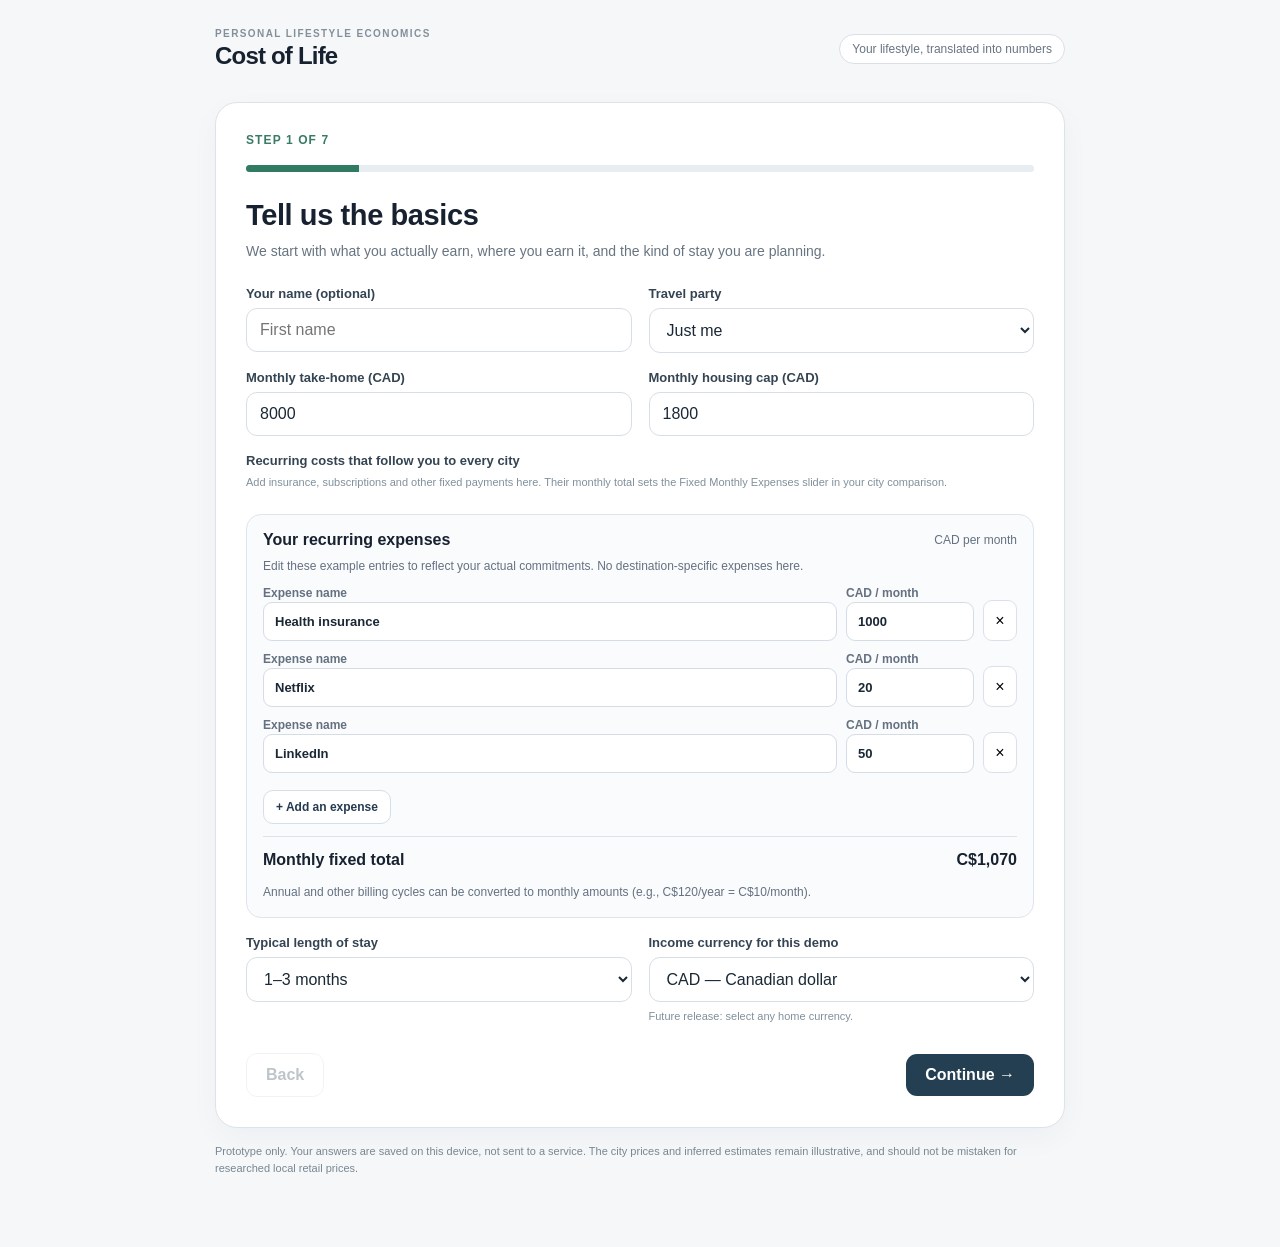
<file: cost_of_life_seven_cities (1).html>
<!doctype html><html lang="en"><head><meta charset="utf-8"><meta name="viewport" content="width=device-width,initial-scale=1"><title>Cost of Life — Lifestyle Onboarding &amp; City Cards</title><style>
:root{font-family:Inter,-apple-system,BlinkMacSystemFont,"Segoe UI",sans-serif;color:#17212f;background:#f6f7f9;font-synthesis:none}*{box-sizing:border-box}body{margin:0}button,input,select{font:inherit}button{cursor:pointer}main{max-width:1280px;margin:auto;padding:30px 22px 60px}header,.heading,.controls,.input-head,.card-head,.metric,.split,.rowline,.toolbar,.footer{display:flex;justify-content:space-between;align-items:center;gap:12px}header{margin-bottom:24px}.brand{font-size:26px;font-weight:760;letter-spacing:-1px}.brand small{font-size:11px;display:block;text-transform:uppercase;letter-spacing:1.8px;color:#77818b;font-weight:700;margin-bottom:5px}.chip{border:1px solid #dadfe6;border-radius:30px;padding:7px 12px;font-size:12px;color:#687483;background:white}h1{font-size:21px;letter-spacing:-.4px;margin:0 0 6px}p{color:#687483;font-size:14px;line-height:1.45;margin:0}.panel{border:1px solid #e1e5e9;background:#fff;border-radius:18px;box-shadow:0 4px 20px #1a283508;padding:20px}.toolbar{margin:23px 0 16px;flex-wrap:wrap}.toggle{display:flex;background:#e9edf1;padding:4px;border-radius:13px;gap:3px}.toggle button{border:0;background:transparent;color:#657181;padding:10px 16px;border-radius:10px;font-weight:650;font-size:13px}.toggle button.active{background:#fff;color:#1d2b37;box-shadow:0 1px 4px #00000014}.inputs{display:grid;grid-template-columns:repeat(2,minmax(0,1fr));gap:25px}.input-head{margin-bottom:10px;font-size:14px;font-weight:650}.input-head strong{font-size:22px;letter-spacing:-.6px;font-variant-numeric:tabular-nums}input[type=range]{width:100%;accent-color:#263e55;cursor:pointer}.smallrow{display:flex;justify-content:space-between;font-size:11px;color:#8a94a0;margin-top:3px}.layout{display:grid;grid-template-columns:repeat(3,minmax(0,1fr));gap:15px}.city{padding:20px;min-width:0}.card-head{align-items:start}.city-title{font-size:21px;font-weight:750;letter-spacing:-.5px}.country{font-size:12px;color:#82909b;margin-top:3px}.dot{width:9px;height:9px;border-radius:100%;background:#3b9874;display:inline-block;margin-right:4px}.tag{font-size:10px;padding:5px 8px;border-radius:7px;background:#ecf5ef;color:#317b55;font-weight:650}.big{font-size:32px;letter-spacing:-1.3px;font-weight:770;font-variant-numeric:tabular-nums;color:#166444;margin-top:21px}.muted{font-size:12px;color:#87919c}.meter{display:flex;width:100%;height:12px;background:#e9edf1;border-radius:20px;overflow:hidden;margin:18px 0 12px}.meter .used{background:#708296;transition:width .2s}.meter .left{background:#46ab7c;flex:1}.split{font-size:12px;color:#64707f;font-variant-numeric:tabular-nums}.split strong{color:#293a48}.detail-summary{display:grid;grid-template-columns:1fr 1fr;gap:8px;margin-top:19px}.stat{background:#f7f9fa;border-radius:11px;padding:12px}.stat span{display:block;color:#7b8894;font-size:11px}.stat strong{display:block;margin-top:5px;font-size:17px;font-variant-numeric:tabular-nums}.advanced-only{display:none}.advanced .advanced-only{display:block}.expense-title{border-top:1px solid #e5e9ec;margin-top:19px;padding-top:18px;font-weight:700;font-size:14px}.expense{display:grid;grid-template-columns:1fr 94px;align-items:center;gap:12px;margin-top:12px;font-size:13px;color:#445361}.expense input{width:100%;border:1px solid #d9e0e6;border-radius:9px;padding:9px 7px;text-align:right;color:#1a2c37;background:#fff;font-variant-numeric:tabular-nums}.expense input:focus{outline:2px solid #84bcac;border-color:transparent}.expense-meta{font-size:11px;color:#87919c;margin-top:12px}.footer{font-size:12px;color:#788493;align-items:flex-start;margin-top:20px;flex-wrap:wrap}.reset{border:1px solid #d9e0e6;background:white;padding:9px 12px;border-radius:9px;font-size:12px;color:#4a5a69}.controls{gap:10px;flex-wrap:wrap}.more{border:1px solid #dae1e7;background:#fff;color:#3c4f60;border-radius:9px;padding:9px 12px;font-size:12px;font-weight:650}.note{margin-top:18px;font-size:12px;color:#7f8b97;max-width:900px;line-height:1.6}.swipe-note{display:none}.currency{font-weight:600}.selection{display:flex;flex-wrap:wrap;gap:8px}.selection label{display:flex;align-items:center;gap:5px;background:#fff;border:1px solid #dfe4e9;padding:7px 10px;border-radius:10px;font-size:12px;cursor:pointer}.selection input{accent-color:#2c6756}.selection label:has(input:not(:checked)){color:#a0a9b1}.empty{padding:30px;color:#8a95a1}.city-dots{display:none}
@media(min-width:900px){.layout:has(.city:nth-child(4)){grid-template-columns:repeat(4,minmax(0,1fr))}.layout:has(.city:nth-child(4)) .city{padding:15px}.layout:has(.city:nth-child(4)) .big{font-size:27px}}
@media(min-width:650px) and (max-width:1000px){.layout{grid-template-columns:repeat(2,minmax(0,1fr))!important}}
@media(max-width:649px){main{padding:21px 14px 40px}.brand{font-size:22px}.panel{padding:16px}.inputs{grid-template-columns:1fr;gap:18px}.toolbar{align-items:start}.layout{display:flex;overflow-x:auto;scroll-snap-type:x mandatory;scrollbar-width:none;margin:0 -14px;padding:4px 14px 14px;gap:12px}.layout::-webkit-scrollbar{display:none}.city{flex:0 0 calc(100vw - 42px);scroll-snap-align:center}.swipe-note{display:block;color:#7a8694;font-size:12px;text-align:center;margin-top:3px}.city-dots{display:flex;justify-content:center;gap:7px;margin:4px 0}.city-dots span{height:6px;width:6px;border-radius:20px;background:#ccd4db}.city-dots span:first-child{background:#4e697f}.chip{display:none}.heading{align-items:start}.input-head strong{font-size:20px}.big{font-size:34px}}

/* Dual-currency enhancement: additive to the existing city-card layout. */
.fx-line{display:block;font-size:11px;color:#82909b;font-weight:500;margin-top:4px;font-variant-numeric:tabular-nums;line-height:1.35}
.fx-inline{display:block;font-size:10px;color:#82909b;margin-top:4px;font-variant-numeric:tabular-nums;white-space:normal}
.fx-controls{font-size:11px;line-height:1.65;color:#87919c;margin-top:9px}
.fx-controls strong{font-weight:600;color:#667987}
.fx-rate{font-size:11px;color:#728292;margin-top:8px;line-height:1.45}
.expense-dual{display:grid;grid-template-columns:1fr 1fr;gap:4px}
.expense-dual input{min-width:0;font-size:12px;padding:9px 4px}
.expense-dual .pair-label{font-size:10px;color:#80909b;display:block;margin-bottom:3px;text-align:right}
.advanced .expense{grid-template-columns:minmax(0,1fr) minmax(125px,1.35fr);gap:7px}
@media(max-width:649px){.advanced .expense{grid-template-columns:minmax(0,1fr) minmax(150px,1.4fr)}}

/* Onboarding experience */
body.wizard-active main{display:none}body:not(.wizard-active) #onboarding{display:none}
#onboarding{max-width:890px;margin:0 auto;padding:28px 20px 70px}
.wz-top{display:flex;justify-content:space-between;align-items:center;gap:16px;margin-bottom:32px}.wz-identity{font-size:24px;font-weight:780;letter-spacing:-.8px}.wz-identity small{display:block;color:#82909b;font-size:10px;letter-spacing:1.4px;text-transform:uppercase;margin-bottom:3px}
.wz-card{background:white;border:1px solid #dce3e9;border-radius:22px;padding:30px;box-shadow:0 10px 30px #18263809}.wz-progress{height:7px;background:#e7edf0;border-radius:8px;overflow:hidden;margin:18px 0 26px}.wz-progress>div{height:100%;background:#307b62;transition:width .25s}
.wz-eyebrow{font-size:12px;color:#397b63;text-transform:uppercase;letter-spacing:1.1px;font-weight:750}.wz-card h1{font-size:29px;margin:8px 0 8px;line-height:1.2}.wz-intro{color:#677481;margin:0 0 24px;line-height:1.55}.wz-grid{display:grid;grid-template-columns:repeat(2,minmax(0,1fr));gap:17px}.wz-field{display:flex;flex-direction:column;gap:7px;min-width:0}.wz-field.wide{grid-column:1/-1}.wz-field label,.wz-label{font-size:13px;font-weight:690;color:#344452}.wz-field input,.wz-field select,.wz-field textarea{border:1px solid #d7dfe5;border-radius:11px;padding:12px 13px;background:white;width:100%;color:#1a2835;min-width:0}.wz-field textarea{min-height:88px;resize:vertical}.wz-help{font-size:11px;color:#80909b;line-height:1.45}.wz-choices{display:flex;flex-wrap:wrap;gap:9px}.wz-choice{border:1px solid #d6dfe6;background:#fff;color:#364b59;border-radius:10px;padding:10px 13px;font-size:13px;font-weight:600}.wz-choice.selected{border-color:#28775f;background:#e9f5ef;color:#196b4f}.wz-section{display:none}.wz-section.current{display:block}.wz-actions{display:flex;align-items:center;justify-content:space-between;gap:10px;margin-top:28px}.wz-btn{background:#233f51;color:white;border:0;border-radius:11px;font-weight:700;padding:12px 19px}.wz-btn.secondary{background:white;color:#455b68;border:1px solid #d7dfe5}.wz-btn:disabled{opacity:.35;cursor:not-allowed}.wz-hint{padding:13px 15px;background:#f0f6f3;border-radius:11px;font-size:12px;color:#557366;line-height:1.5;margin-top:20px}.wz-summary{display:grid;grid-template-columns:repeat(2,1fr);gap:10px}.wz-sum{background:#f6f9fa;padding:14px;border-radius:11px;font-size:13px;line-height:1.5}.wz-sum strong{display:block;margin-bottom:5px;color:#243b49}.profile-banner{margin:15px 0 6px;padding:14px 16px;border-radius:12px;background:#eaf3ef;border:1px solid #d5e7dd;display:flex;align-items:center;justify-content:space-between;gap:12px;flex-wrap:wrap;font-size:13px;color:#365d4d}.profile-banner button{border:1px solid #a8cbbb;background:#fff;border-radius:9px;padding:8px 10px;color:#326850;font-weight:690}.profile-banner .sub{font-size:11px;color:#68897c;margin-top:4px}.wz-disclaimer{margin-top:15px;font-size:11px;color:#788792;line-height:1.55}
@media(max-width:650px){#onboarding{padding:18px 13px 50px}.wz-card{padding:19px}.wz-grid,.wz-summary{grid-template-columns:1fr}.wz-card h1{font-size:25px}.wz-top{margin-bottom:16px}}

/* Shared fixed-expense editor */
.fixed-link{border:1px solid #d8dee6;border-radius:10px;background:#fff;color:#263b50;padding:9px 12px;font-size:12px;font-weight:700;margin-top:8px}
.fixed-edit-card{border:1px solid #dfe5eb;background:#f9fbfd;border-radius:15px;padding:16px;margin-top:16px}
.fixed-edit-title{display:flex;justify-content:space-between;align-items:center;gap:10px;margin-bottom:8px}
.fixed-entry{display:grid;grid-template-columns:minmax(0,1fr) 128px 34px;gap:9px;align-items:end;margin:9px 0}
.fixed-entry input{width:100%;border:1px solid #d5dce4;border-radius:9px;padding:11px;background:white;min-width:0}
.fixed-entry button{height:41px;border:1px solid #dce1e9;background:#fff;border-radius:9px}
.fixed-small{font-size:12px;color:#657181;line-height:1.5}
.fixed-total{display:flex;justify-content:space-between;align-items:center;padding:14px 0;font-weight:760;border-top:1px solid #dbe2e9;margin-top:12px}
.fixed-editor-actions{display:flex;gap:8px;flex-wrap:wrap;align-items:center}
.fixed-overlay{position:fixed;inset:0;background:#0f172a99;z-index:100;display:flex;align-items:center;justify-content:center;padding:18px}
.fixed-modal{background:#fff;border-radius:18px;padding:24px;width:min(640px,100%);max-height:90vh;overflow:auto;box-shadow:0 20px 90px #0004}
.fixed-modal h2{margin:0 0 8px;font-size:20px}
@media(max-width:480px){.fixed-entry{grid-template-columns:minmax(0,1fr) 94px 32px}.fixed-modal{padding:16px}}
</style></head><body class="wizard-active"><section id="onboarding" aria-label="Lifestyle onboarding"><div class="wz-top"><div class="wz-identity"><small>Personal lifestyle economics</small>Cost of Life</div><span class="chip">Your lifestyle, translated into numbers</span></div><div class="wz-card"><div class="wz-eyebrow" id="wz-counter">Step 1 of 7</div><div class="wz-progress"><div id="wz-bar"></div></div><div id="wz-content"></div><div class="wz-actions"><button id="wz-back" class="wz-btn secondary" type="button">Back</button><button id="wz-next" class="wz-btn" type="button">Continue →</button></div></div><div class="wz-disclaimer">Prototype only. Your answers are saved on this device, not sent to a service. The city prices and inferred estimates remain illustrative, and should not be mistaken for researched local retail prices.</div></section><main><header><div class="brand"><small>Personal lifestyle economics</small>Cost of Life</div><span class="chip">Responsive prototype · Dual currency</span></header><div class="heading"><div><h1>What would your life cost?</h1><p>Compare your money across cities using the same housing budget, location-independent fixed expenses and your own spending choices.</p></div></div><section class="panel" style="margin-top:20px"><div class="inputs"><div><div class="input-head"><label for="income">Monthly take-home pay</label><strong id="incomeValue">C$8,000</strong></div><div id="incomeFx" class="fx-controls" aria-live="polite"></div><input id="income" type="range" min="2000" max="16000" value="8000" step="250"><div class="smallrow"><span>C$2,000</span><span>C$16,000</span></div></div><div><div class="input-head"><label for="rent">Monthly Airbnb budget</label><strong id="rentValue">C$1,800</strong></div><div id="rentFx" class="fx-controls" aria-live="polite"></div><input id="rent" type="range" min="500" max="4000" value="1800" step="50"><div class="smallrow"><span>C$500</span><span>C$4,000</span></div></div><div><div class="input-head"><label for="fixed">Fixed Monthly Expenses</label><strong id="fixedValue">C$1,000</strong></div><div id="fixedFx" class="fx-controls" aria-live="polite"></div><input id="fixed" type="range" min="0" max="5000" value="1000" step="50"><div class="smallrow"><span>C$0</span><span>C$5,000</span></div><div class="fx-controls">Insurance, subscriptions and recurring payments that remain the same in every city. Do not include these again under Entertainment &amp; other.</div><button class="fixed-link" type="button" id="openFixedEditor">Itemize fixed expenses ↗</button><div class="fx-controls">Slider changes are quick estimates; your saved itemized amounts are preserved until you edit them.</div></div></div></section><div class="profile-banner"><div><strong id="profileHeadline">Your lifestyle profile</strong><div class="sub" id="profileDetail">Personalized assumptions based on onboarding</div></div><button id="editProfile" type="button">Edit lifestyle profile</button></div><div class="toolbar"><div class="toggle" role="group" aria-label="View type"><button id="quick" class="active" aria-pressed="true">Quick View</button><button id="advanced" aria-pressed="false">Advanced View</button></div><div class="controls"><button class="more" id="add">+ Add / change cities (max 4)</button><button class="reset" id="reset">Reset figures</button></div></div><div class="selection" id="selector" hidden></div><section id="cards" class="layout" aria-label="City comparison"></section><div class="city-dots" id="dots"></div><div class="swipe-note">Swipe sideways to explore your cities →</div><p class="note">New city starting estimates (Bucaramanga, Arequipa, Cuenca) are illustrative placeholders, not sourced local price observations. All living-cost values are illustrative assumptions, not verified live city prices. Your income, housing and fixed-cost figures are personal inputs; a future production version should label data sources, price dates and confidence levels. Housing is held equal across cities for comparison and does not imply Airbnb availability at that price. Values are saved locally in this browser. Exchange rates are dated reference rates, not a live price feed; provider spreads and fees are not included.</p></main><script>
const defaults={"Barranquilla":{country:"Colombia",groceries:400,restaurants:400,transport:200,mobile:35,gym:65,other:250},"Quito":{country:"Ecuador",groceries:350,restaurants:350,transport:150,mobile:35,gym:90,other:200},"Medellín":{country:"Colombia",groceries:450,restaurants:500,transport:250,mobile:40,gym:80,other:380},"Mexico City":{country:"Mexico",groceries:450,restaurants:450,transport:250,mobile:40,gym:80,other:300},"Bucaramanga":{country:"Colombia",groceries:350,restaurants:350,transport:170,mobile:35,gym:65,other:220},"Arequipa":{country:"Peru",groceries:310,restaurants:310,transport:125,mobile:30,gym:65,other:200},"Cuenca":{country:"Ecuador",groceries:330,restaurants:320,transport:130,mobile:35,gym:75,other:200}};
const fxRates={COP:{rate:2264.01,date:'Oct 23, 2026 · 11:19 UTC'},USD:{rate:0.715035,date:'Oct 23, 2026 · 14:36 UTC'},MXN:{rate:13.3408,date:'Oct 23, 2026 · 14:37 UTC'},PEN:{rate:2.45321,date:'Oct 23, 2026 · 11:19 UTC'}};
const cityCurrencies={'Barranquilla':'COP','Quito':'USD','Medellín':'COP','Mexico City':'MXN','Bucaramanga':'COP','Arequipa':'PEN','Cuenca':'USD'};
const localMoney=(cad,city)=>{const currency=cityCurrencies[city],value=cad*fxRates[currency].rate;return currency+' '+new Intl.NumberFormat('en-CA',{minimumFractionDigits:currency==='COP'?0:2,maximumFractionDigits:currency==='COP'?0:2}).format(value)};
const fxSummary=cad=>['COP','USD','MXN','PEN'].map(currency=>currency+' '+new Intl.NumberFormat('en-CA',{maximumFractionDigits:currency==='COP'?0:2,minimumFractionDigits:currency==='COP'?0:2}).format(cad*fxRates[currency].rate)).join(' · ');
const fields=[['groceries','Groceries'],['restaurants','Restaurants & cafés'],['transport','Uber & transportation'],['mobile','Mobile phone'],['gym','Gym & fitness'],['other','Entertainment & other']];
const storeKey='cost-of-life-v2';let stored={};try{stored=JSON.parse(localStorage.getItem(storeKey)||'{}')}catch{};
const state={income:stored.income??8000,rent:stored.rent??1800,fixed:stored.fixed??1000,advanced:stored.advanced??false,shown:Array.isArray(stored.shown)?stored.shown.slice(0,4):['Barranquilla','Quito','Medellín'],prices:structuredClone(defaults)};for(const [city,values] of Object.entries(stored.prices||{})){if(state.prices[city])for(const [key,v] of Object.entries(values)){if(fields.some(f=>f[0]===key)&&Number.isFinite(v))state.prices[city][key]=v;}}
const money=n=>'C$'+Math.round(n).toLocaleString('en-CA');const escapeHtml=str=>String(str).replace(/[&<>"']/g,c=>({'&':'&amp;','<':'&lt;','>':'&gt;','"':'&quot;',"'":'&#39;'}[c]));const spending=c=>state.rent+state.fixed+fields.reduce((t,[k])=>t+state.prices[c][k],0);const save=()=>{try{localStorage.setItem(storeKey,JSON.stringify(state))}catch{}};
function render(){document.getElementById('income').value=state.income;document.getElementById('rent').value=state.rent;document.getElementById('fixed').max=Math.max(5000,Math.ceil(state.fixed/500)*500);document.getElementById('fixed').value=state.fixed;document.getElementById('incomeValue').textContent=money(state.income);document.getElementById('rentValue').textContent=money(state.rent);document.getElementById('fixedValue').textContent=money(state.fixed);document.getElementById('incomeFx').textContent=fxSummary(state.income);document.getElementById('rentFx').textContent=fxSummary(state.rent);document.getElementById('fixedFx').textContent=fxSummary(state.fixed);document.getElementById('quick').classList.toggle('active',!state.advanced);document.getElementById('advanced').classList.toggle('active',state.advanced);document.getElementById('quick').setAttribute('aria-pressed',String(!state.advanced));document.getElementById('advanced').setAttribute('aria-pressed',String(state.advanced));const cards=document.getElementById('cards');cards.className='layout'+(state.advanced?' advanced':'');cards.innerHTML=state.shown.map(c=>{const total=spending(c),remaining=state.income-total,pct=Math.min(100,Math.max(0,total/state.income*100));return `<article class="city panel"><div class="card-head"><div><div class="city-title">${escapeHtml(c)}</div><div class="country">${escapeHtml(state.prices[c].country)} · ${cityCurrencies[c]} · 1 CAD = ${fxRates[cityCurrencies[c]].rate.toLocaleString('en-CA')}</div></div><span class="tag"><span class="dot"></span>Monthly</span></div><div class="big" style="color:${remaining<0?'#a74142':''}">${money(remaining)}</div><span class="fx-line">${localMoney(remaining,c)}</span><div class="muted">Remaining after monthly expenses</div><div class="meter" role="img" aria-label="${Math.round(pct)} percent of income spent"><div class="used" style="width:${pct}%"></div><div class="left"></div></div><div class="split"><span>Spending <strong>${money(total)}</strong><span class="fx-inline">${localMoney(total,c)}</span></span><span>${Math.round(remaining/state.income*100)}% retained</span></div><div class="detail-summary"><div class="stat"><span>Fixed monthly expenses</span><strong>${money(state.fixed)}</strong><span class="fx-inline">${localMoney(state.fixed,c)}</span></div><div class="stat"><span>Monthly housing</span><strong>${money(state.rent)}</strong><span class="fx-inline">${localMoney(state.rent,c)}</span></div><div class="stat"><span>Annual remaining</span><strong>${money(remaining*12)}</strong><span class="fx-inline">${localMoney(remaining*12,c)}</span></div></div><div class="advanced-only"><div class="expense-title">Monthly living expenses</div><p class="expense-meta">Fixed monthly expenses (${money(state.fixed)} / ${localMoney(state.fixed,c)}) are included in total spending. They are set globally above and do not change by city.</p>${fields.map(([key,label])=>`<label class="expense"><span>${label}</span><div class="expense-dual"><div><span class="pair-label">CAD</span><input type="number" min="0" step="5" data-city="${escapeHtml(c)}" data-field="${key}" data-currency="CAD" value="${state.prices[c][key]}" aria-label="${escapeHtml(label)} in ${escapeHtml(c)}, Canadian dollars"></div><div><span class="pair-label">${cityCurrencies[c]}</span><input type="number" min="0" step="any" data-city="${escapeHtml(c)}" data-field="${key}" data-currency="${cityCurrencies[c]}" value="${(state.prices[c][key]*fxRates[cityCurrencies[c]].rate).toFixed(cityCurrencies[c]==='COP'?0:2)}" aria-label="${escapeHtml(label)} in ${escapeHtml(c)}, ${cityCurrencies[c]}"></div></div></label>`).join('')}<p class="fx-rate">Reference: C$1 = ${fxRates[cityCurrencies[c]].rate.toLocaleString('en-CA')} ${cityCurrencies[c]} · ${fxRates[cityCurrencies[c]].date}.</p><p class="expense-meta">Enter an amount in CAD or local currency; the equivalent and all totals update automatically.</p></div></article>`}).join('')||'<div class="panel empty">Select a city to start comparing.</div>';document.getElementById('dots').innerHTML=state.shown.map(()=>'<span></span>').join('');const selector=document.getElementById('selector');selector.innerHTML=Object.keys(defaults).map(c=>`<label><input type="checkbox" value="${escapeHtml(c)}" ${state.shown.includes(c)?'checked':''} ${state.shown.length>=4&&!state.shown.includes(c)?'disabled':''}>${escapeHtml(c)}</label>`).join('');save()}
document.getElementById('income').oninput=e=>{state.income=+e.target.value;render()};document.getElementById('rent').oninput=e=>{state.rent=+e.target.value;render()};document.getElementById('fixed').oninput=e=>{setFixedFromSlider(+e.target.value)};document.getElementById('quick').onclick=()=>{state.advanced=false;render()};document.getElementById('advanced').onclick=()=>{state.advanced=true;render()};document.getElementById('cards').addEventListener('change',e=>{if(e.target.matches('input[data-city]')){let{city,field}=e.target.dataset;state.prices[city][field]=Math.max(0,(Number(e.target.value)||0)/(e.target.dataset.currency==='CAD'?1:fxRates[e.target.dataset.currency].rate));render()}});document.getElementById('add').onclick=()=>{const el=document.getElementById('selector');el.hidden=!el.hidden};document.getElementById('selector').onchange=e=>{let city=e.target.value;if(!defaults[city])return;if(e.target.checked&&state.shown.length<4)state.shown.push(city);else if(!e.target.checked)state.shown=state.shown.filter(c=>c!==city);render()};document.getElementById('reset').onclick=()=>{state.income=8000;state.rent=1800;fixedEntries=[{id:fixedNextId++,name:'Other recurring expenses (estimate)',amount:1000}];syncFixedTotals();state.prices=structuredClone(defaults);render()};render();
</script>
<script>
/* Standalone, no-backend onboarding: explicit inputs -> explainable illustrative city adjustments. */
const fixedListKey='cost-of-life-fixed-items-v1';
let fixedEntries=[];
try{const saved=JSON.parse(localStorage.getItem(fixedListKey)||'null');if(Array.isArray(saved))fixedEntries=saved.filter(x=>x&&typeof x.name==='string'&&Number.isFinite(Number(x.amount))).map((x,i)=>({id:i+1,name:x.name,amount:Math.max(0,Number(x.amount))}));}catch{}
if(!fixedEntries.length) fixedEntries=[{id:1,name:'Health insurance',amount:1000},{id:2,name:'Netflix',amount:20},{id:3,name:'LinkedIn',amount:50}];
let fixedNextId=Math.max(0,...fixedEntries.map(x=>x.id))+1;
const fixedSum=()=>Math.round(fixedEntries.reduce((a,x)=>a+(Number(x.amount)||0),0)*100)/100;
function saveFixedEntries(){try{localStorage.setItem(fixedListKey,JSON.stringify(fixedEntries))}catch{}}
function fixedEditorMarkup(context){return `<div class="fixed-edit-card" data-editor="${context}"><div class="fixed-edit-title"><strong>Your recurring expenses</strong><span class="fixed-small">CAD per month</span></div><p class="fixed-small">Edit these example entries to reflect your actual commitments. No destination-specific expenses here.</p><div data-entry-list></div><div class="fixed-editor-actions"><button type="button" class="fixed-link" data-fixed-add>+ Add an expense</button></div><div class="fixed-total"><span>Monthly fixed total</span><strong data-fixed-total></strong></div><p class="fixed-small">Annual and other billing cycles can be converted to monthly amounts (e.g., C$120/year = C$10/month).</p></div>`}
function redrawFixedEditor(root){if(!root)return;const list=root.querySelector('[data-entry-list]');if(!list)return;list.innerHTML=fixedEntries.map(x=>`<div class="fixed-entry" data-fixed-id="${x.id}"><label><span class="fixed-small">Expense name</span><input data-fixed-name aria-label="Fixed expense name" value="${escapeHtml(x.name)}" placeholder="e.g., Health insurance"></label><label><span class="fixed-small">CAD / month</span><input data-fixed-amount aria-label="Monthly amount in Canadian dollars" type="number" min="0" step="0.01" value="${x.amount}"></label><button type="button" data-fixed-remove aria-label="Remove expense">×</button></div>`).join('');root.querySelector('[data-fixed-total]').textContent=money(fixedSum());}
function syncFixedTotals(){const sum=fixedSum();fixedEstimateOverride=false;state.fixed=sum;state.income=Number(state.income);profile.fixed=String(sum);document.getElementById('fixed').max=String(Math.max(5000,Math.ceil(sum/500)*500));persistProfile();saveFixedEntries();render();document.querySelectorAll('[data-fixed-total]').forEach(el=>el.textContent=money(sum));}
function mountFixedEditor(container,context){container.innerHTML=fixedEditorMarkup(context);redrawFixedEditor(container);container.addEventListener('input',e=>{const row=e.target.closest('[data-fixed-id]');if(!row)return;const item=fixedEntries.find(x=>x.id===Number(row.dataset.fixedId));if(!item)return;if(e.target.matches('[data-fixed-name]'))item.name=e.target.value;else if(e.target.matches('[data-fixed-amount]'))item.amount=Math.max(0,Number(e.target.value)||0);syncFixedTotals();});container.addEventListener('click',e=>{if(e.target.closest('[data-fixed-add]')){fixedEntries.push({id:fixedNextId++,name:'',amount:0});redrawFixedEditor(container);saveFixedEntries();container.querySelector('.fixed-entry:last-child [data-fixed-name]')?.focus();}if(e.target.closest('[data-fixed-remove]')){const id=Number(e.target.closest('[data-fixed-id]').dataset.fixedId);fixedEntries=fixedEntries.filter(x=>x.id!==id);redrawFixedEditor(container);syncFixedTotals();}});}
function openFixedModal(){const root=document.getElementById('fixedModalRoot');root.innerHTML='<div class="fixed-overlay"><div class="fixed-modal" role="dialog" aria-modal="true" aria-label="Itemize fixed monthly expenses"><div class="fixed-edit-title"><h2>Fixed Monthly Expenses</h2><button class="fixed-link" type="button" data-close-fixed>Done ×</button></div><p>These commitments follow you everywhere. Changes immediately update every city card.</p><div id="modalFixedEditor"></div></div></div>';mountFixedEditor(root.querySelector('#modalFixedEditor'),'modal');root.querySelector('[data-close-fixed]').onclick=()=>root.innerHTML='';root.querySelector('.fixed-overlay').addEventListener('click',e=>{if(e.target.classList.contains('fixed-overlay'))root.innerHTML=''})}
document.getElementById('openFixedEditor').onclick=openFixedModal;
// The slider is a quick estimate; existing itemized entries remain available without alteration.
let fixedEstimateOverride=false;
function setFixedFromSlider(value){fixedEstimateOverride=true;state.fixed=Math.max(0,value);profile.fixed=String(state.fixed);persistProfile();render();}
const profileKey='cost-of-life-profile-v1';
const profileDefaults={name:'',party:'1',stay:'3',homeCurrency:'CAD',income:'8000',housing:'1800',fixed:'1000',housingType:'private',bedrooms:'2',work:'remote',diet:'omnivore',restrictions:'',homeMeals:'70',foodStyle:'mixed',shopStyle:'balanced',grocerAccess:'mixed',mobility:'mixed',walk:'20',rides:'6',car:'no',training:'regular',gymStyle:'solo',classes:'0',laundry:'preferred',kitchen:'required',workspace:'required',notes:''};
let profile={...profileDefaults};try{profile={...profileDefaults,...JSON.parse(localStorage.getItem(profileKey)||'{}')}}catch{}
let wzStep=0;
const steps=[
 {title:'Tell us the basics',subtitle:'We start with what you actually earn, where you earn it, and the kind of stay you are planning.',html:`<div class="wz-grid"><div class="wz-field"><label>Your name (optional)</label><input data-p="name" placeholder="First name"></div><div class="wz-field"><label>Travel party</label><select data-p="party"><option value="1">Just me</option><option value="2">Two people</option><option value="3">Three people</option><option value="4">Four people</option></select></div><div class="wz-field"><label>Monthly take-home (CAD)</label><input data-p="income" type="number" min="0" step="100"></div><div class="wz-field"><label>Monthly housing cap (CAD)</label><input data-p="housing" type="number" min="0" step="50"></div><div class="wz-field wide"><label>Recurring costs that follow you to every city</label><span class="wz-help">Add insurance, subscriptions and other fixed payments here. Their monthly total sets the Fixed Monthly Expenses slider in your city comparison.</span><div id="onboardFixedEditor"></div></div><div class="wz-field"><label>Typical length of stay</label><select data-p="stay"><option value="1">About a month</option><option value="3">1–3 months</option><option value="6">3–6 months</option><option value="12">6+ months</option></select></div><div class="wz-field"><label>Income currency for this demo</label><select data-p="homeCurrency"><option value="CAD">CAD — Canadian dollar</option></select><span class="wz-help">Future release: select any home currency.</span></div></div>`},
 {title:'How do you actually eat?',subtitle:'Your diet and meal habits change the basket of groceries we would price—not just the monthly allowance.',html:`<div class="wz-grid"><div class="wz-field"><label>Dietary pattern</label><select data-p="diet"><option value="omnivore">Omnivore</option><option value="vegetarian">Vegetarian</option><option value="vegan">Vegan</option><option value="pescatarian">Pescatarian</option><option value="keto">Keto-oriented</option><option value="vegan-keto">Vegan, keto-oriented</option><option value="other">Other / varies</option></select></div><div class="wz-field"><label>Meals prepared at home</label><select data-p="homeMeals"><option value="15">Rarely (~15%)</option><option value="40">Some (~40%)</option><option value="70">Most (~70%)</option><option value="90">Almost all (~90%)</option></select></div><div class="wz-field wide"><label>Restrictions, avoidances or strong preferences</label><textarea data-p="restrictions" placeholder="e.g., no dairy, nut allergy, dislike seafood, prefer high-protein meal prep"></textarea></div><div class="wz-field"><label>Groceries you tend to purchase</label><select data-p="foodStyle"><option value="mixed">Mix of basics and specialty items</option><option value="basic">Mostly everyday staples</option><option value="specialty">Organic / imported / specialty</option></select></div><div class="wz-field"><label>How do you shop?</label><select data-p="shopStyle"><option value="balanced">Balance convenience and value</option><option value="discount">Look for value / discount stores</option><option value="premium">Prefer convenient premium stores</option></select></div></div>`},
 {title:'What does convenience mean to you?',subtitle:'A bargain grocery store across town may not actually be your cheapest or preferred way to shop.',html:`<div class="wz-grid"><div class="wz-field"><label>Comfortable walking one way</label><select data-p="walk"><option value="5">5 minutes</option><option value="10">10 minutes</option><option value="20">20 minutes</option><option value="30">30+ minutes</option></select></div><div class="wz-field"><label>Your usual mobility style</label><select data-p="mobility"><option value="mixed">Mix of walking and rides</option><option value="walk">Mostly walking / transit</option><option value="ride">Ride-hailing most places</option><option value="car">Drive a rental or own car</option></select></div><div class="wz-field"><label>Ride-hailing trips per week</label><input type="number" data-p="rides" min="0" max="100"></div><div class="wz-field"><label>Rent or drive a car?</label><select data-p="car"><option value="no">Usually no</option><option value="sometimes">Occasionally</option><option value="yes">Frequently</option></select></div><div class="wz-field wide"><label>Preferred grocery access</label><select data-p="grocerAccess"><option value="mixed">Flexible if prices and access work</option><option value="near">Must have groceries within walking distance</option><option value="delivery">Prefer grocery delivery</option></select></div></div><div class="wz-hint">Later, the live product would factor in real store locations, walking routes, actual baskets, delivery fees and weather—not pretend that a citywide grocery average captures your choices.</div>`},
 {title:'How active is your daily life?',subtitle:'A training schedule affects gym costs, class availability and even the importance of private laundry.',html:`<div class="wz-grid"><div class="wz-field"><label>Training frequency</label><select data-p="training"><option value="none">Not regularly</option><option value="regular">2–4 sessions a week</option><option value="high">5–7 sessions a week</option><option value="twice">Twice per day / very high</option></select></div><div class="wz-field"><label>Preferred fitness arrangement</label><select data-p="gymStyle"><option value="solo">Traditional gym / solo membership</option><option value="classes">Studios and group classes</option><option value="club">Full-service club</option><option value="outdoor">Outdoor training</option></select></div><div class="wz-field"><label>Paid classes per month</label><input type="number" data-p="classes" min="0" max="60"></div><div class="wz-field"><label>Laundry access</label><select data-p="laundry"><option value="required">In-suite laundry is essential</option><option value="preferred">Prefer in-suite; shared can work</option><option value="shared">Shared machines are fine</option></select></div></div>`},
 {title:'What kind of home supports your life?',subtitle:'We are looking for functional fit, not just a bedroom count or the word “kitchen” in a listing.',html:`<div class="wz-grid"><div class="wz-field"><label>Accommodation style</label><select data-p="housingType"><option value="private">Private Airbnb / furnished unit</option><option value="coliving">Co-living / shared facilities</option><option value="flexible">Open to either</option></select></div><div class="wz-field"><label>Bedrooms needed</label><select data-p="bedrooms"><option value="studio">Studio is fine</option><option value="1">One bedroom</option><option value="2">Two bedrooms</option><option value="3">Three or more bedrooms</option></select></div><div class="wz-field"><label>Cooking infrastructure</label><select data-p="kitchen"><option value="required">Full private kitchen required</option><option value="preferred">Private preferred; shared may work</option><option value="shared">Shared kitchenette is fine</option></select></div><div class="wz-field"><label>Workspace</label><select data-p="workspace"><option value="required">Private desk / reliable call space required</option><option value="preferred">Preferred, can use coworking</option><option value="none">Not important</option></select></div><div class="wz-field wide"><label>Work style</label><select data-p="work"><option value="remote">Remote video calls / focused work</option><option value="hybrid">Occasional remote work</option><option value="none">Not working on this stay</option></select></div></div>`},
 {title:'Anything we missed?',subtitle:'Give the AI more context. For now, these notes are retained for the future profile model, but they do not magically change the numeric estimates.',html:`<div class="wz-grid"><div class="wz-field wide"><label>Tell us about an ordinary week, deal-breakers, or routine</label><textarea data-p="notes" style="min-height:160px" placeholder="e.g., I work Eastern hours, need reliable video calls, run every morning, want a large fridge, cook in batches, and like a supermarket near my building."></textarea></div></div><div class="wz-hint">This offline HTML demo uses transparent rules for a few categories; it does not call an LLM or fetch local stores. A real AI system would use this narrative to ask relevant follow-up questions, subject to your consent.</div>`},
 {title:'Your initial Lifestyle DNA',subtitle:"Here's what we learned. Continue to see how these choices shape the original city cards.",html:`<div class="wz-summary" id="wz-summary"></div><div class="wz-hint">Expenses are scenario-based estimates, not validated market prices. Your preferences drive explainable adjustments; no account connections or live accommodation searches are active yet.</div>`}
];
function profileLabel(field,val){const el=document.querySelector(`[data-p="${field}"]`);if(el?.tagName==='SELECT')return el.querySelector(`option[value="${CSS.escape(String(val))}"]`)?.textContent||val;return val}
function renderWizard(){document.body.classList.add('wizard-active');document.getElementById('wz-counter').textContent=`Step ${wzStep+1} of ${steps.length}`;document.getElementById('wz-bar').style.width=((wzStep+1)/steps.length*100)+'%';const step=steps[wzStep];document.getElementById('wz-content').innerHTML=`<h1>${step.title}</h1><p class="wz-intro">${step.subtitle}</p>${step.html}`;document.querySelectorAll('[data-p]').forEach(el=>{el.value=profile[el.dataset.p]??'';el.addEventListener('input',()=>{profile[el.dataset.p]=el.value;persistProfile()})});if(document.getElementById('onboardFixedEditor'))mountFixedEditor(document.getElementById('onboardFixedEditor'),'wizard');if(wzStep===steps.length-1){const items=[['Household',`${profile.party} traveler(s) · ${profile.stay} month stay`],['Fixed expenses',`${money(Number(profile.fixed)||0)} / month · every city`],['Food',`${profile.diet}; ${profile.homeMeals}% meals at home`],['Shopping',`${profile.shopStyle} · ${profile.grocerAccess}`],['Mobility',`${profile.mobility} · ${profile.rides} weekly rides`],['Training',`${profile.training} · ${profile.gymStyle}`],['Accommodation',`${profile.housingType} · ${profile.bedrooms} bedroom(s)`],['Infrastructure',`Kitchen ${profile.kitchen}; laundry ${profile.laundry}; workspace ${profile.workspace}`]];document.getElementById('wz-summary').innerHTML=items.map(([k,v])=>`<div class="wz-sum"><strong>${escapeHtml(k)}</strong>${escapeHtml(v)}</div>`).join('')};document.getElementById('wz-back').disabled=wzStep===0;document.getElementById('wz-next').textContent=wzStep===steps.length-1?'Explore my cost of life →':'Continue →';window.scrollTo({top:0,behavior:'instant'})}
function persistProfile(){try{localStorage.setItem(profileKey,JSON.stringify(profile))}catch{}}
function applyProfile(){state.income=Math.max(0,Number(profile.income)||8000);state.rent=Math.max(0,Number(profile.housing)||1800);state.fixed=Math.max(0,Number(profile.fixed??1000)||0);document.getElementById('income').max=Math.max(16000,state.income);document.getElementById('rent').max=Math.max(4000,state.rent);let party=Math.max(1,Number(profile.party)||1);let meals=Number(profile.homeMeals)||70;let trips=Number(profile.rides)||0;const dietExtra={omnivore:0,vegetarian:0,vegan:28,pescatarian:24,keto:55,'vegan-keto':90,other:15}[profile.diet]||0;const shopMult={discount:.85,balanced:1,premium:1.25}[profile.shopStyle]||1;const ingredientMult={basic:.88,mixed:1,specialty:1.3}[profile.foodStyle]||1;const trainingAdd={none:-30,regular:0,high:20,twice:45}[profile.training]||0;const gymMult={solo:1,classes:1.4,club:1.65,outdoor:.25}[profile.gymStyle]||1;const mobilityMult={walk:.45,mixed:1,ride:1.6,car:1.3}[profile.mobility]||1;
 for(const [city,base] of Object.entries(defaults)){const p=state.prices[city];p.groceries=Math.round((base.groceries*.75+dietExtra)*shopMult*ingredientMult*(.6+meals/175)*(.45+.55*party)/5)*5;p.restaurants=Math.round(base.restaurants*(1.7-meals/100)*(.55+.45*party)/5)*5;p.transport=Math.round(base.transport*mobilityMult*(.55+trips/14)/5)*5;p.gym=Math.round(Math.max(0,(base.gym+trainingAdd)*gymMult+Number(profile.classes||0)*8)/5)*5;p.mobile=Math.round(base.mobile*(1+(party-1)*.55));p.other=Math.round(base.other+((profile.housingType==='coliving')?45:0)+((profile.laundry==='required'&&profile.housingType==='coliving')?55:0)+((profile.work==='remote'&&profile.workspace!=='required')?30:0));}document.getElementById('profileHeadline').textContent=`${profile.name?profile.name+'’s':'Your'} lifestyle profile · ${profile.diet} · ${profile.housingType}`;document.getElementById('profileDetail').textContent=`${profile.homeMeals}% meals at home · ${profile.mobility} mobility · ${profile.training} training · ${profile.party} traveler(s) · Editable city expenses below`;persistProfile();render()}
document.getElementById('wz-back').onclick=()=>{if(wzStep>0){wzStep--;renderWizard()}};
document.getElementById('wz-next').onclick=()=>{if(wzStep<steps.length-1){wzStep++;renderWizard()}else{applyProfile();document.body.classList.remove('wizard-active');window.scrollTo(0,0)}};
document.getElementById('editProfile').onclick=()=>{wzStep=0;renderWizard()};
if(!localStorage.getItem(fixedListKey))saveFixedEntries();profile.fixed=String(fixedSum());state.fixed=fixedSum();const existing=!!localStorage.getItem(profileKey);if(existing&&profile.finished){applyProfile();document.body.classList.remove('wizard-active')}else{renderWizard()}
// Mark wizard as completed without losing the editable profile.
const originalNext=document.getElementById('wz-next').onclick;document.getElementById('wz-next').onclick=()=>{if(wzStep===steps.length-1){profile.finished=true;persistProfile()}originalNext()};
</script>
<div id="fixedModalRoot"></div></body></html>
</file>
